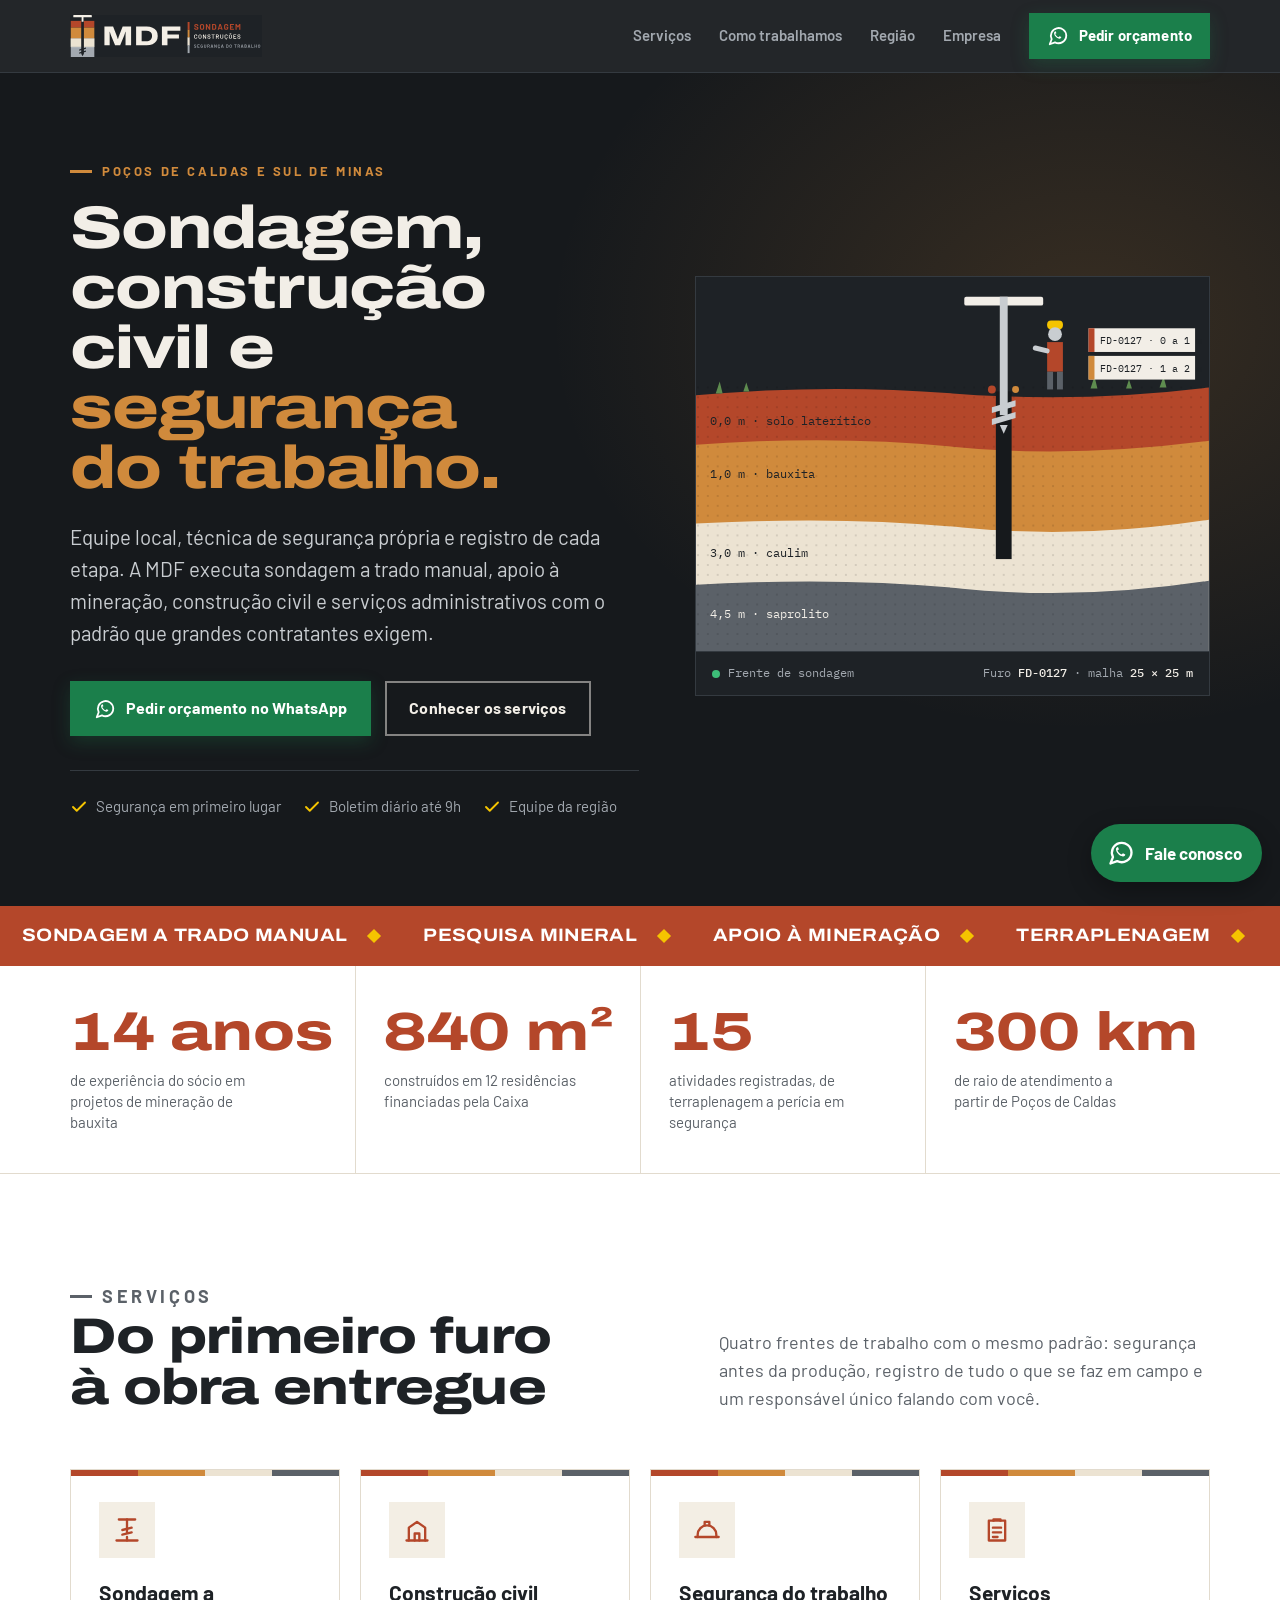
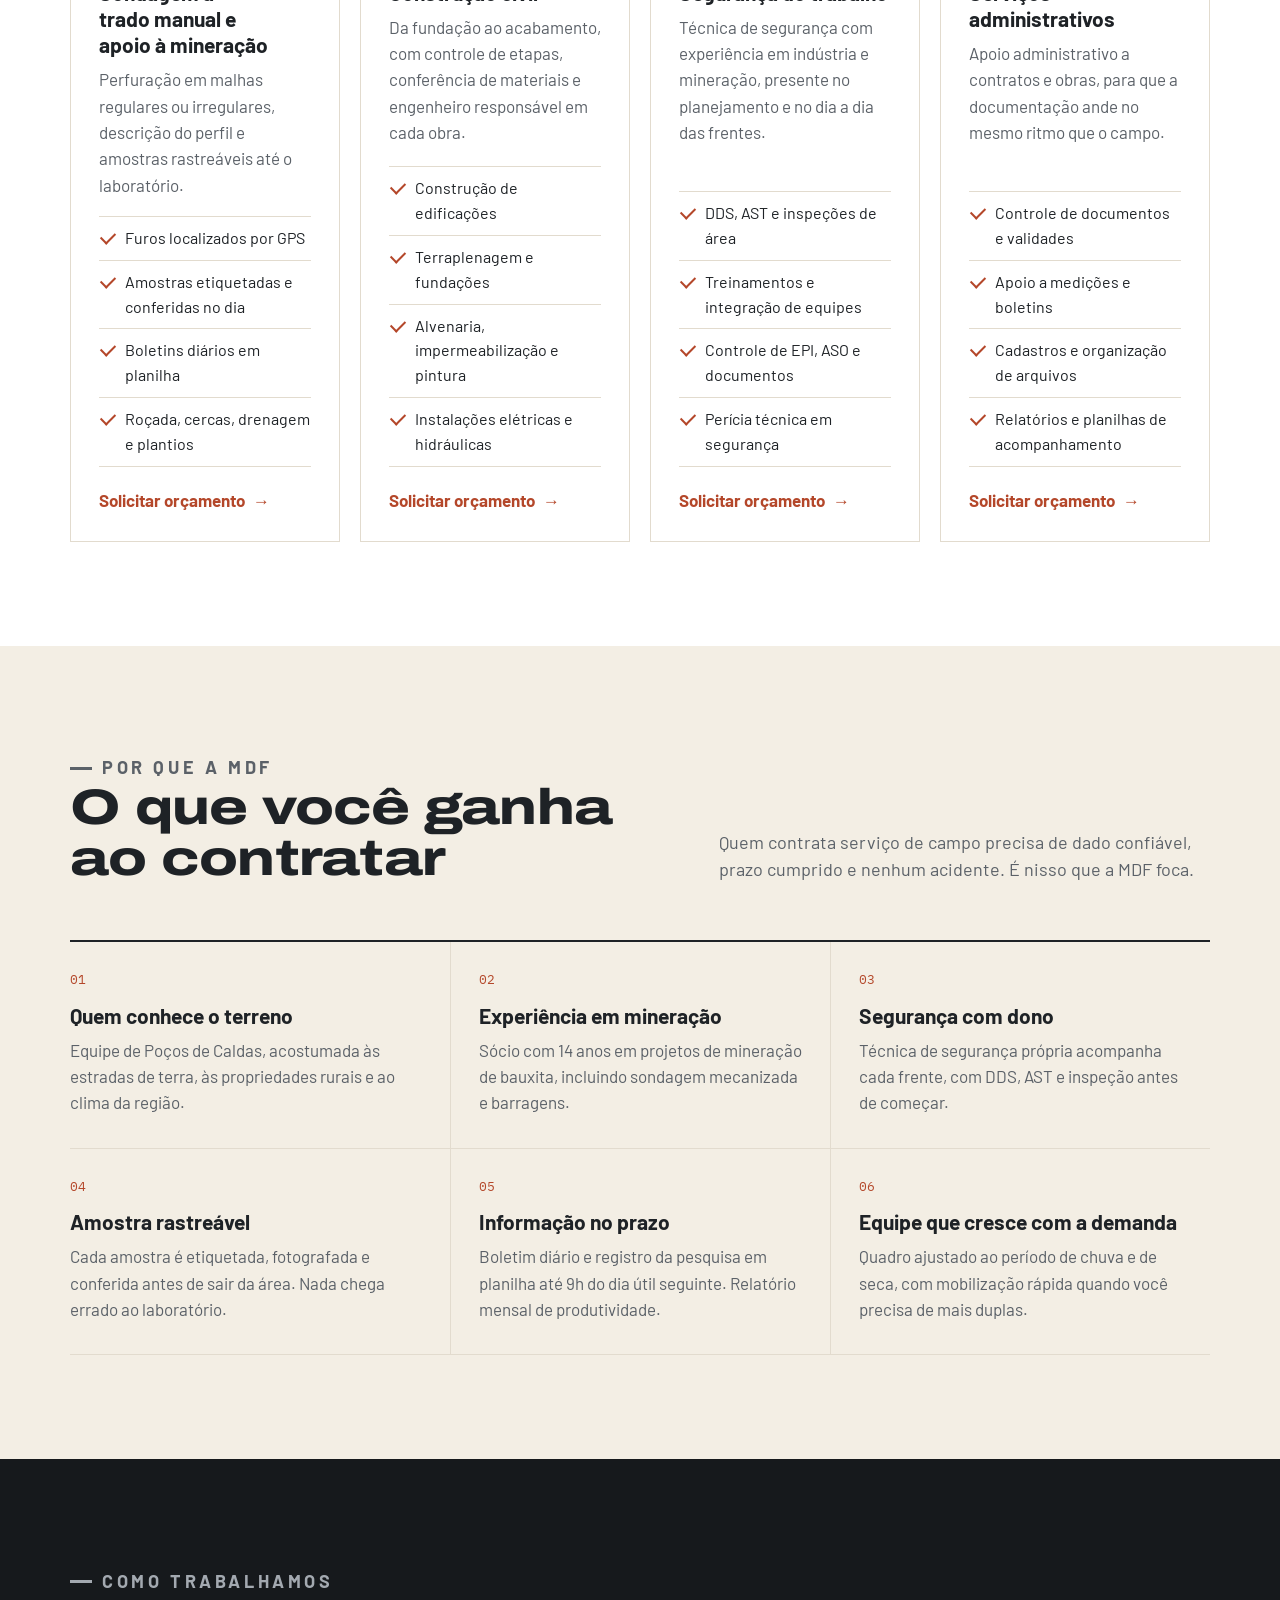
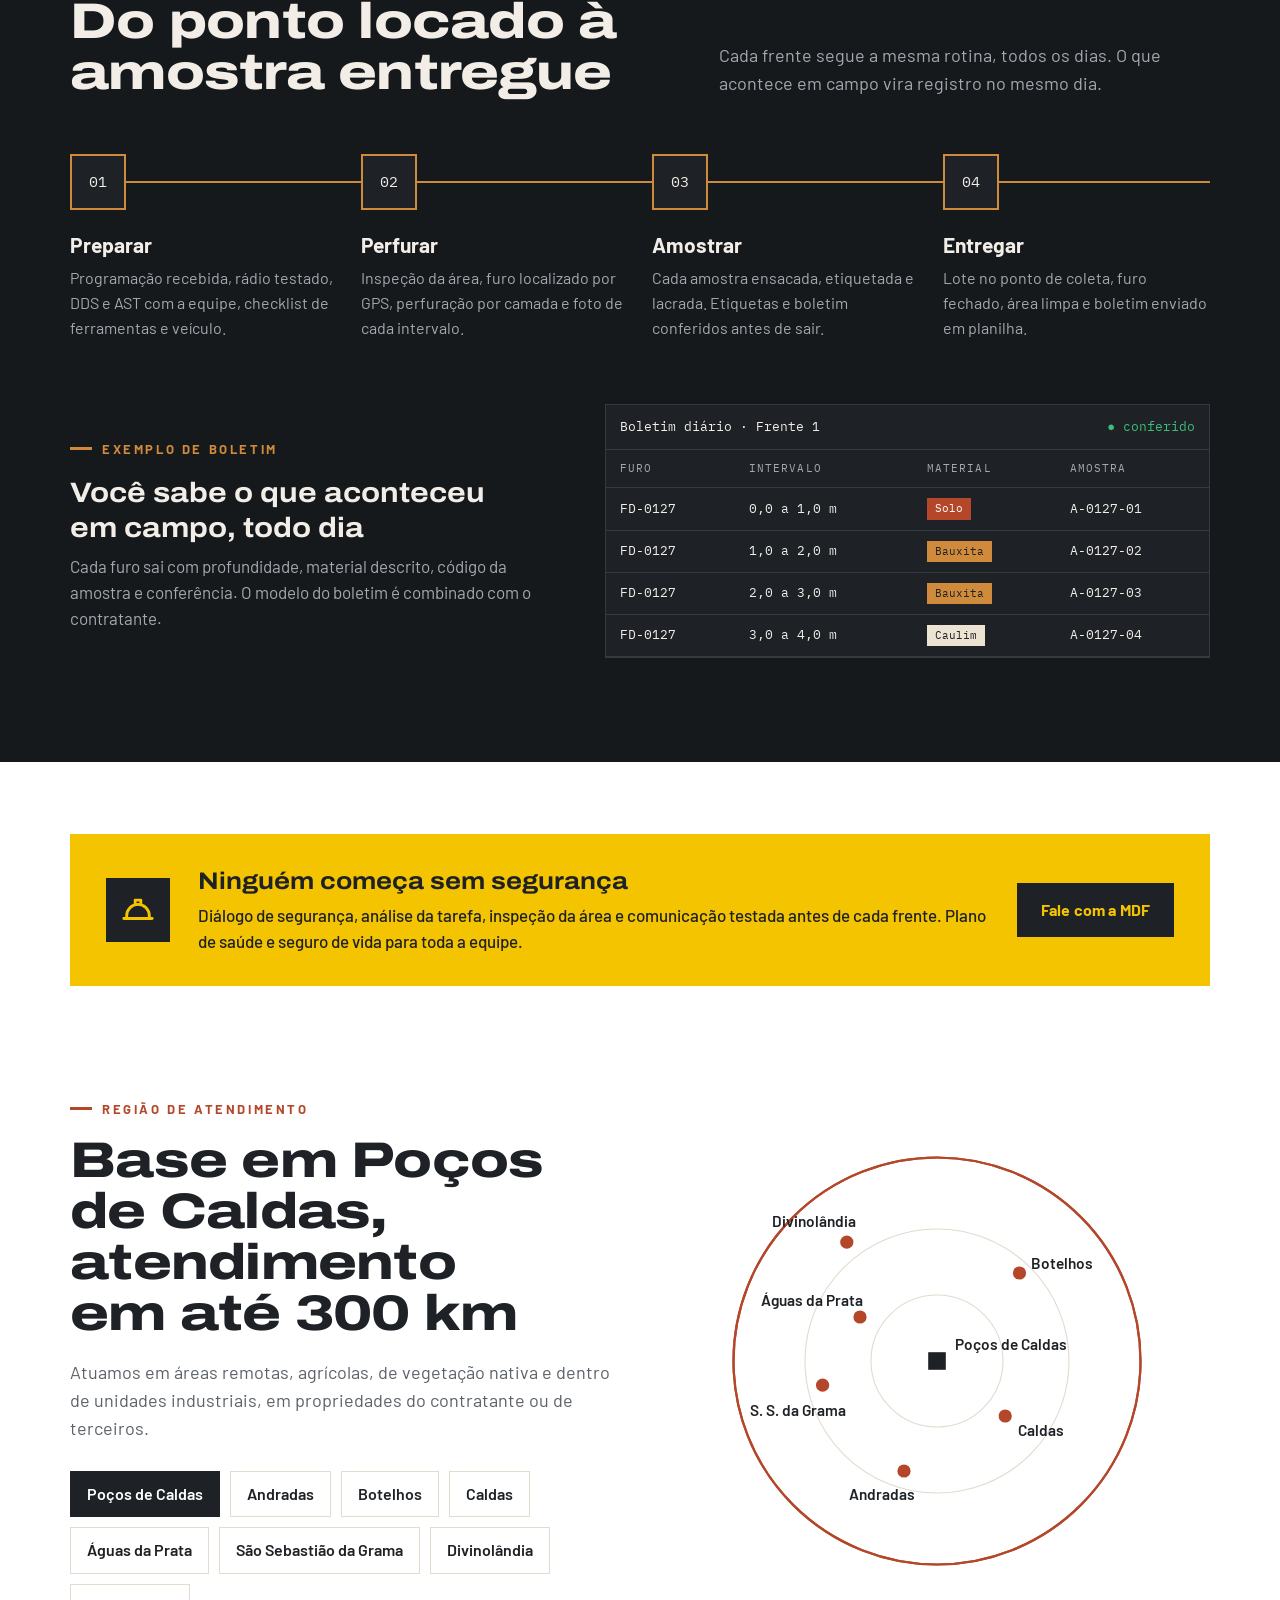
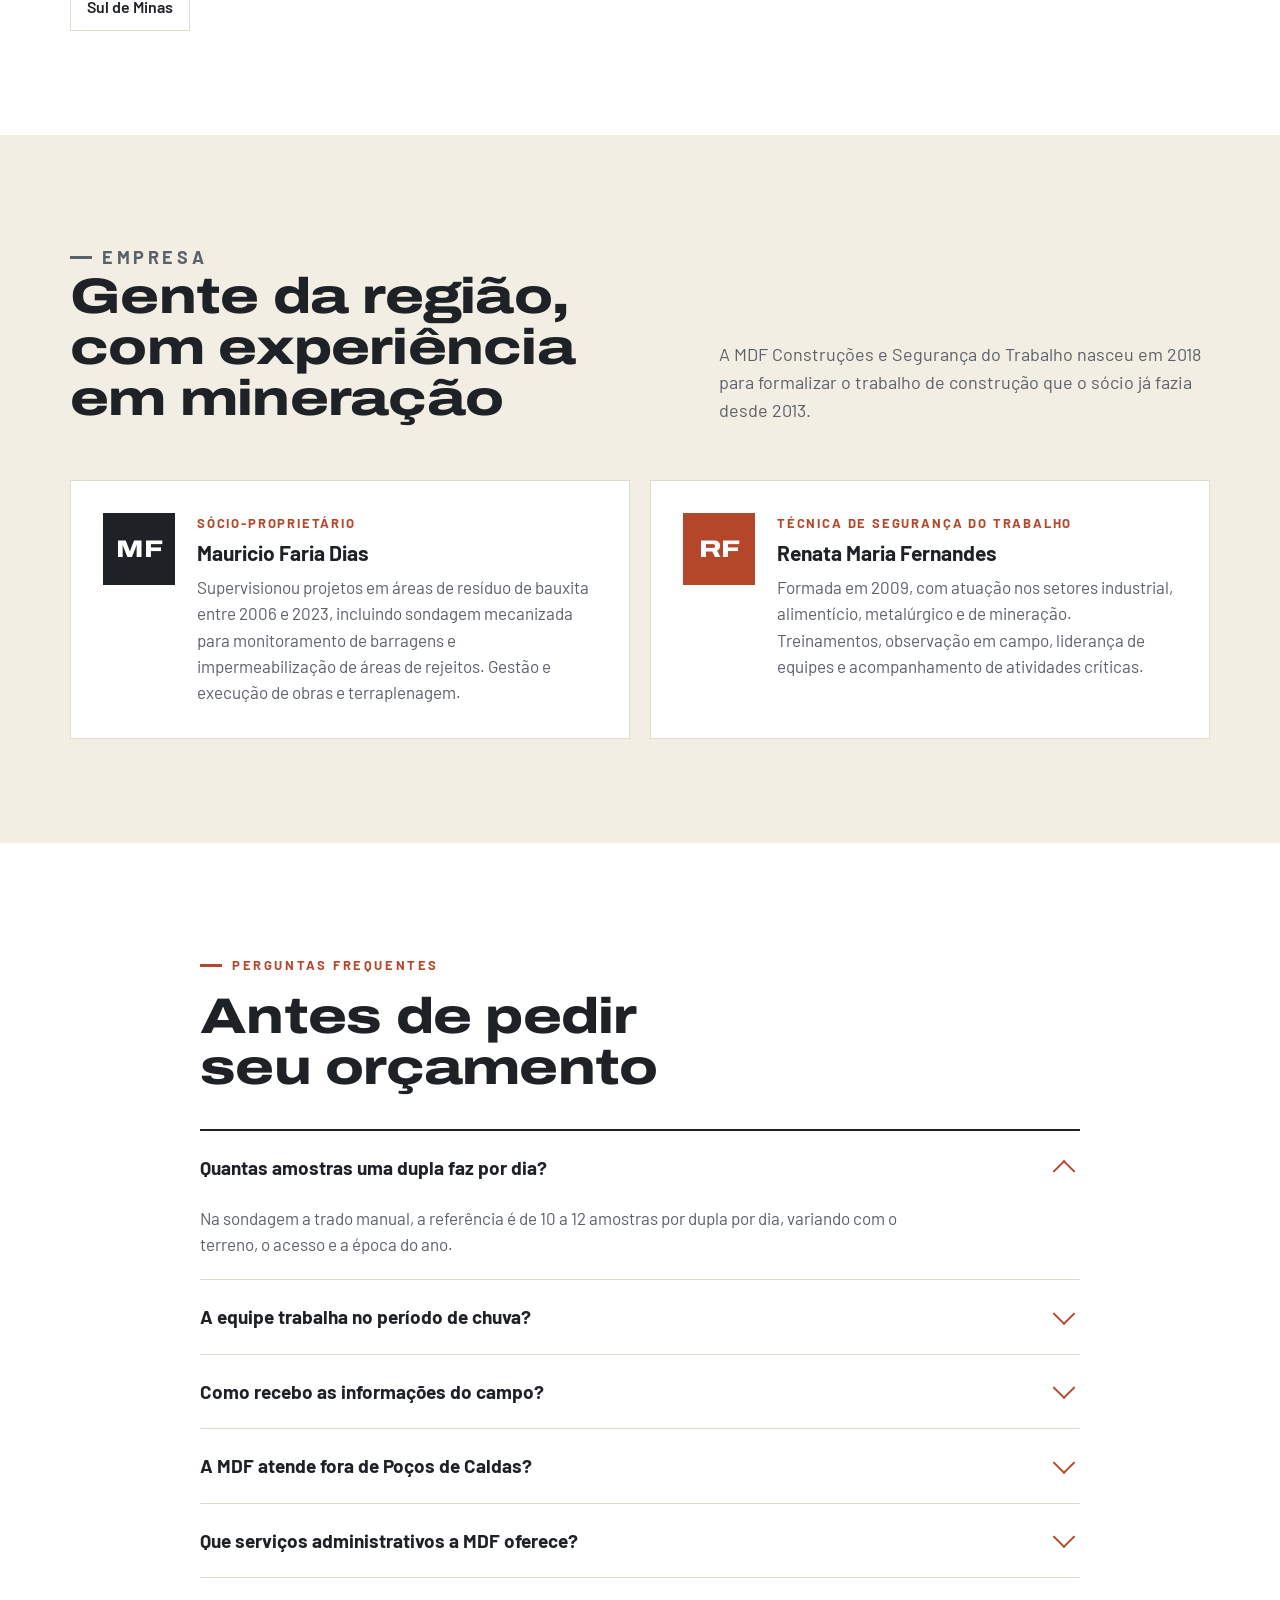
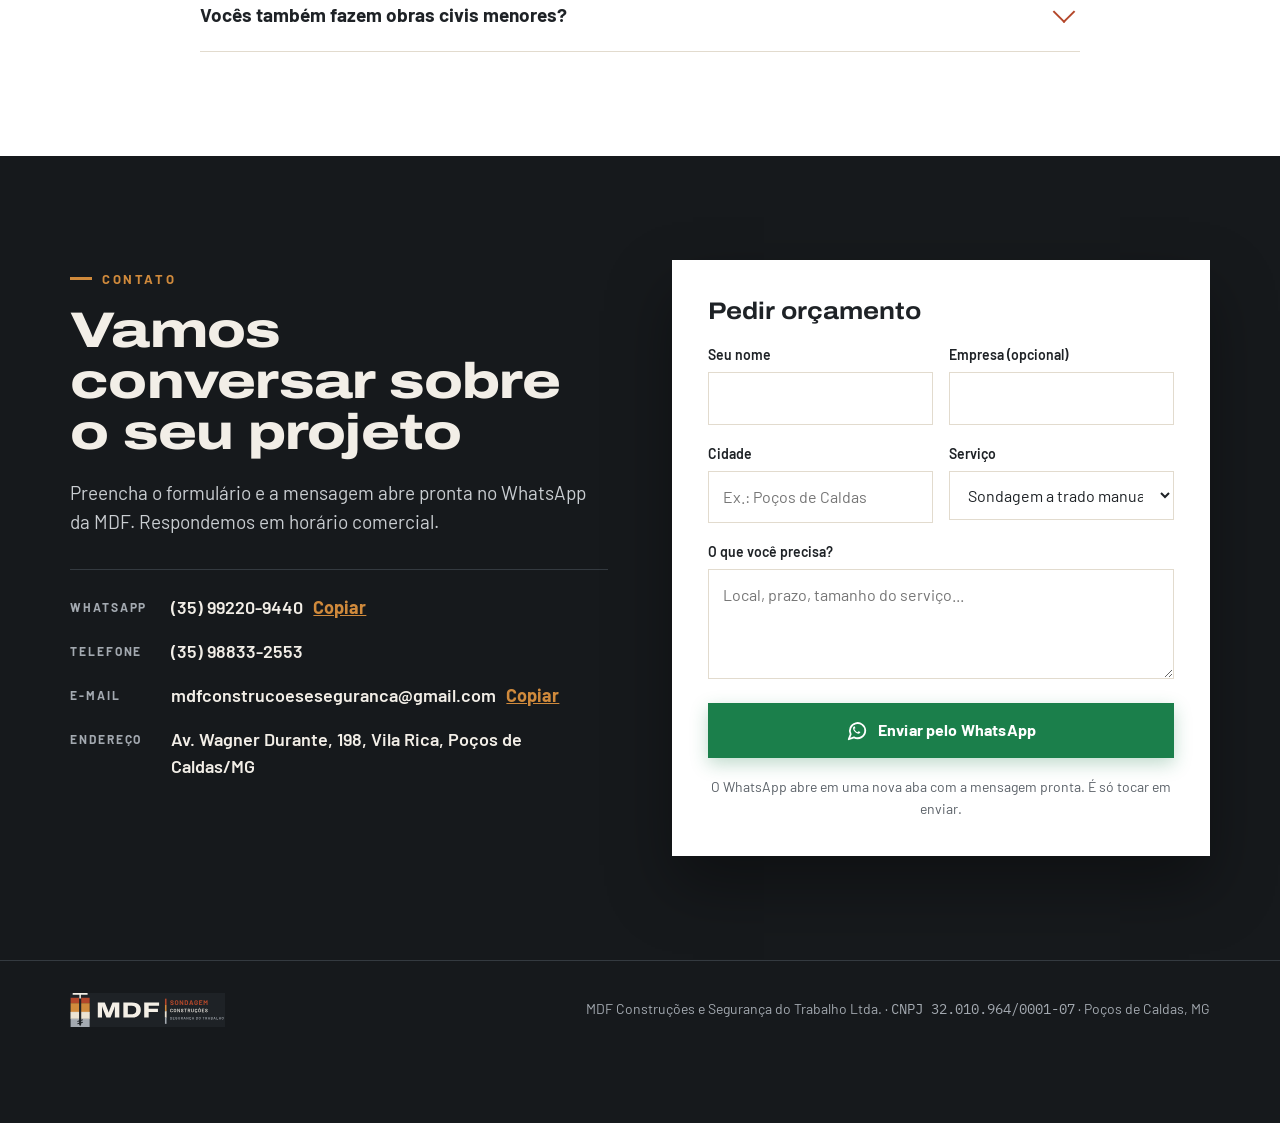
<file: index.html>
<!doctype html> <html lang="pt-BR"> <head> <meta charset="utf-8"> <meta name="viewport" content="width=device-width,initial-scale=1,viewport-fit=cover"> <meta http-equiv="Content-Security-Policy" content="default-src 'none'; script-src 'self'; style-src 'self' 'unsafe-inline'; font-src 'self'; img-src 'self' data:; manifest-src 'self'; connect-src 'none'; base-uri 'self'; form-action 'none'; object-src 'none'; upgrade-insecure-requests"> <meta name="referrer" content="strict-origin-when-cross-origin"> <title>MDF Construções | Sondagem, construção civil e segurança do trabalho em Poços de Caldas</title> <meta name="description" content="MDF Construções e Segurança do Trabalho: sondagem a trado manual, apoio à mineração, construção civil, segurança do trabalho e serviços administrativos em Poços de Caldas e Sul de Minas. Peça seu orçamento pelo WhatsApp."> <link rel="canonical" href="https://mdfconstrucoes.github.io/"> <meta name="theme-color" content="#16191C"> <meta name="format-detection" content="telephone=no"> <meta property="og:type" content="website"> <meta property="og:locale" content="pt_BR"> <meta property="og:site_name" content="MDF Construções"> <meta property="og:title" content="MDF Construções | Sondagem, construção civil e segurança do trabalho"> <meta property="og:description" content="Equipe local, técnica de segurança própria e registro de cada etapa. Poços de Caldas e Sul de Minas."> <meta property="og:url" content="https://mdfconstrucoes.github.io/"> <meta property="og:image" content="https://mdfconstrucoes.github.io/assets/img/og.png"> <meta property="og:image:width" content="1200"> <meta property="og:image:height" content="630"> <meta name="twitter:card" content="summary_large_image"> <link rel="icon" href="assets/img/favicon.svg" type="image/svg+xml"> <link rel="icon" href="favicon-32.png" sizes="32x32" type="image/png"> <link rel="apple-touch-icon" href="assets/img/apple-touch-icon.png"> <link rel="manifest" href="site.webmanifest"> <link rel="preload" href="assets/fonts/archivo-var.woff2" as="font" type="font/woff2" crossorigin> <link rel="preload" href="assets/fonts/barlow-400.woff2" as="font" type="font/woff2" crossorigin> <link rel="stylesheet" href="assets/css/site.css?v={V}"> <script src="assets/js/main.js?v={V}" defer="defer"></script> <script type="application/ld+json">{"@context": "https://schema.org", "@type": "GeneralContractor", "name": "MDF Construções e Segurança do Trabalho Ltda.", "alternateName": "MDF Construções", "url": "https://mdfconstrucoes.github.io/", "logo": "https://mdfconstrucoes.github.io/assets/img/apple-touch-icon.png", "image": "https://mdfconstrucoes.github.io/assets/img/og.png", "telephone": "+55-35-99220-9440", "email": "mdfconstrucoeseseguranca@gmail.com", "taxID": "32.010.964/0001-07", "foundingDate": "2018-11-13", "address": {"@type": "PostalAddress", "streetAddress": "Av. Wagner Durante, 198, Vila Rica", "addressLocality": "Poços de Caldas", "addressRegion": "MG", "addressCountry": "BR"}, "areaServed": ["Poços de Caldas", "Andradas", "Botelhos", "Caldas", "Águas da Prata", "São Sebastião da Grama", "Divinolândia", "Sul de Minas"], "knowsAbout": ["Sondagem a trado manual", "Pesquisa mineral", "Construção civil", "Terraplenagem", "Segurança do trabalho", "Serviços administrativos"]}</script> </head> <body> <a class="skip" href="#inicio">Pular para o conteúdo</a> <header> <div class="wrap"> <a class="brand" href="#inicio" aria-label="MDF Construções, início"><img src="assets/img/logo.svg" width="493" height="108" alt="MDF Construções e Segurança do Trabalho"></a> <nav class="main" aria-label="Principal"> <a href="#servicos">Serviços</a> <a href="#como-trabalhamos">Como trabalhamos</a> <a href="#regiao">Região</a> <a href="#empresa">Empresa</a> <a class="btn btn-wa wa-link" href="https://wa.me/5535992209440" target="_blank" rel="noopener noreferrer"><svg viewBox="0 0 24 24" fill="none" stroke="currentColor" stroke-width="2" stroke-linecap="round" stroke-linejoin="round" aria-hidden="true"><path d="M21 11.5a8.4 8.4 0 0 1-12.3 7.4L3 21l2.1-5.5A8.4 8.4 0 1 1 21 11.5z"/><path d="M9 9.5c.3 1.6 1.9 3.3 3.5 3.8l1.2-1 2 .9c-.2 1-1 1.8-2.1 1.7-2.9-.3-5.6-3-5.9-5.9-.1-1.1.7-1.9 1.7-2.1l.9 2z" fill="currentColor" stroke="none"/></svg>Pedir orçamento</a> </nav> <button class="menu-btn" id="menu-btn" type="button" aria-label="Abrir menu" aria-expanded="false" aria-controls="mobile-nav"><span></span><span></span><span></span></button> </div> </header> <div class="mobile-nav" id="mobile-nav"> <a class="l" href="#servicos">Serviços</a> <a class="l" href="#como-trabalhamos">Como trabalhamos</a> <a class="l" href="#regiao">Região</a> <a class="l" href="#empresa">Empresa</a> <a class="l" href="#contato">Contato</a> <a class="btn btn-wa wa-link" href="https://wa.me/5535992209440" target="_blank" rel="noopener noreferrer"><svg viewBox="0 0 24 24" fill="none" stroke="currentColor" stroke-width="2" stroke-linecap="round" stroke-linejoin="round" aria-hidden="true"><path d="M21 11.5a8.4 8.4 0 0 1-12.3 7.4L3 21l2.1-5.5A8.4 8.4 0 1 1 21 11.5z"/><path d="M9 9.5c.3 1.6 1.9 3.3 3.5 3.8l1.2-1 2 .9c-.2 1-1 1.8-2.1 1.7-2.9-.3-5.6-3-5.9-5.9-.1-1.1.7-1.9 1.7-2.1l.9 2z" fill="currentColor" stroke="none"/></svg>Falar no WhatsApp</a> </div> <main id="inicio"> <section class="hero"> <div class="wrap"> <div> <p class="kicker hero-word" style="color:var(--bxt)">Poços de Caldas e Sul de Minas</p> <h1 class="hero-word d2">Sondagem, construção civil e <em>segurança do trabalho.</em></h1> <p class="lead hero-word d4">Equipe local, técnica de segurança própria e registro de cada etapa. A MDF executa sondagem a trado manual, apoio à mineração, construção civil e serviços administrativos com o padrão que grandes contratantes exigem.</p> <div class="cta hero-word d4"> <a class="btn btn-wa wa-link" href="https://wa.me/5535992209440" target="_blank" rel="noopener noreferrer"><svg viewBox="0 0 24 24" fill="none" stroke="currentColor" stroke-width="2" stroke-linecap="round" stroke-linejoin="round" aria-hidden="true"><path d="M21 11.5a8.4 8.4 0 0 1-12.3 7.4L3 21l2.1-5.5A8.4 8.4 0 1 1 21 11.5z"/><path d="M9 9.5c.3 1.6 1.9 3.3 3.5 3.8l1.2-1 2 .9c-.2 1-1 1.8-2.1 1.7-2.9-.3-5.6-3-5.9-5.9-.1-1.1.7-1.9 1.7-2.1l.9 2z" fill="currentColor" stroke="none"/></svg>Pedir orçamento no WhatsApp</a> <a class="btn btn-line" href="#servicos">Conhecer os serviços</a> </div> <div class="trust"> <span><svg viewBox="0 0 24 24" fill="none" stroke="currentColor" stroke-width="2.5" stroke-linecap="round" stroke-linejoin="round" aria-hidden="true"><path d="M20 6 9 17l-5-5"/></svg>Segurança em primeiro lugar</span> <span><svg viewBox="0 0 24 24" fill="none" stroke="currentColor" stroke-width="2.5" stroke-linecap="round" stroke-linejoin="round" aria-hidden="true"><path d="M20 6 9 17l-5-5"/></svg>Boletim diário até 9h</span> <span><svg viewBox="0 0 24 24" fill="none" stroke="currentColor" stroke-width="2.5" stroke-linecap="round" stroke-linejoin="round" aria-hidden="true"><path d="M20 6 9 17l-5-5"/></svg>Equipe da região</span> </div> </div> <div class="scene" role="img" aria-label="Animação de uma sondagem a trado manual atravessando as camadas do solo"> <svg viewBox="0 0 520 380" aria-hidden="true"> <defs><pattern id="dots" width="10" height="10" patternUnits="userSpaceOnUse"><circle cx="2" cy="2" r="1" fill="rgba(0,0,0,.14)"/></pattern></defs> <rect width="520" height="380" fill="#1E2226"/> <path d="M0 120 Q130 108 260 118 T520 112 V380 H0Z" fill="#B4472A"/> <path d="M0 170 Q140 160 260 172 T520 166 V380 H0Z" fill="#D08A3C"/> <path d="M0 250 Q150 242 270 254 T520 246 V380 H0Z" fill="#ECE3D2"/> <path d="M0 312 Q150 304 270 316 T520 308 V380 H0Z" fill="#5B6168"/> <rect y="110" width="520" height="270" fill="url(#dots)"/> <g fill="#5E8C4F"><path d="M20 118l4-12 3 12zM48 116l3-9 3 9zM400 113l4-12 3 12zM436 113l3-9 3 9zM470 112l4-11 3 11z"/></g> <g font-family="IBM Plex Mono, monospace" font-size="12" fill="#1E2226"> <text x="14" y="150">0,0 m · solo laterítico</text> <text x="14" y="204">1,0 m · bauxita</text> <text x="14" y="284">3,0 m · caulim</text> <text x="14" y="346" fill="#F2EEE7">4,5 m · saprolito</text> </g> <rect class="hole" x="304" y="116" width="16" height="170" fill="#16191C"/> <circle class="dust" style="--dx:-14px" cx="300" cy="114" r="4" fill="#B4472A"/> <circle class="dust e2" style="--dx:12px" cx="324" cy="114" r="3.5" fill="#D08A3C"/> <circle class="dust e3" style="--dx:-6px" cx="312" cy="112" r="3" fill="#B4472A"/> <g class="auger"> <rect class="handle" x="272" y="20" width="80" height="9" rx="2" fill="#F2EEE7"/> <rect x="308" y="20" width="8" height="120" fill="#C9CDD1"/> <g fill="#C9CDD1"><path d="M300 132 l24 -7 v6 l-24 7z"/><path d="M300 144 l24 -7 v6 l-24 7z"/><path d="M308 150 h8 l-4 9z"/></g> </g> <g> <rect x="356" y="44" width="16" height="9" rx="4" fill="#F5C400"/> <circle cx="364" cy="58" r="7" fill="#C9CDD1"/> <rect x="356" y="66" width="16" height="30" fill="#B4472A"/> <path d="M344 72 l12 3" stroke="#C9CDD1" stroke-width="5" stroke-linecap="round"/> <rect x="356" y="96" width="6" height="18" fill="#5B6168"/><rect x="366" y="96" width="6" height="18" fill="#5B6168"/> </g> <g font-family="IBM Plex Mono, monospace" font-size="10.5"> <g class="bag"><rect x="398" y="52" width="108" height="24" fill="#F2EEE7"/><rect x="398" y="52" width="6" height="24" fill="#B4472A"/><text x="410" y="68" fill="#1E2226">FD-0127 · 0 a 1 m</text></g> <g class="bag b2"><rect x="398" y="80" width="108" height="24" fill="#F2EEE7"/><rect x="398" y="80" width="6" height="24" fill="#D08A3C"/><text x="410" y="96" fill="#1E2226">FD-0127 · 1 a 2 m</text></g> </g> </svg> <div class="cap"><span class="live">Frente de sondagem</span><span>Furo <b>FD-0127</b> · malha <b>25 × 25 m</b></span></div> </div> </div> </section> <div class="ticker" aria-hidden="true"> <div class="track"> <span>Sondagem a trado manual</span><span>Pesquisa mineral</span><span>Apoio à mineração</span><span>Terraplenagem</span><span>Fundações</span><span>Construção civil</span><span>Segurança do trabalho</span><span>Serviços administrativos</span><span>Roçada e cercas</span><span>Drenagem</span><span>Apoio à topografia</span> <span>Sondagem a trado manual</span><span>Pesquisa mineral</span><span>Apoio à mineração</span><span>Terraplenagem</span><span>Fundações</span><span>Construção civil</span><span>Segurança do trabalho</span><span>Serviços administrativos</span><span>Roçada e cercas</span><span>Drenagem</span><span>Apoio à topografia</span> </div> </div> <div class="stats"> <div class="wrap"> <div class="stat"><b data-count="14" data-suffix=" anos">14 anos</b><span>de experiência do sócio em projetos de mineração de bauxita</span></div> <div class="stat"><b data-count="840" data-suffix=" m²">840 m²</b><span>construídos em 12 residências financiadas pela Caixa</span></div> <div class="stat"><b data-count="15">15</b><span>atividades registradas, de terraplenagem a perícia em segurança</span></div> <div class="stat"><b data-count="300" data-suffix=" km">300 km</b><span>de raio de atendimento a partir de Poços de Caldas</span></div> </div> </div> <section class="block" id="servicos"> <div class="wrap"> <div class="sec-head rv"> <div><p class="kicker">Serviços</p><h2>Do primeiro furo à obra entregue</h2></div> <p>Quatro frentes de trabalho com o mesmo padrão: segurança antes da produção, registro de tudo o que se faz em campo e um responsável único falando com você.</p> </div> <div class="svc"> <article class="card rv"> <div class="strata" aria-hidden="true"><i style="background:var(--lat)"></i><i style="background:var(--bxt)"></i><i style="background:var(--cau)"></i><i style="background:var(--roc)"></i></div> <div class="ico"><svg viewBox="0 0 24 24" fill="none" stroke="currentColor" stroke-width="2" stroke-linecap="round" stroke-linejoin="round" aria-hidden="true"><path d="M5 3h14"/><path d="M12 3v11"/><path d="m8 12 8-2M8 16l8-2"/><path d="M12 18v3"/><path d="M3 21h18"/></svg></div> <h3>Sondagem a trado manual e apoio à mineração</h3> <p>Perfuração em malhas regulares ou irregulares, descrição do perfil e amostras rastreáveis até o laboratório.</p> <ul><li>Furos localizados por GPS</li><li>Amostras etiquetadas e conferidas no dia</li><li>Boletins diários em planilha</li><li>Roçada, cercas, drenagem e plantios</li></ul> <a class="more wa-svc" data-svc="sondagem a trado manual" href="https://wa.me/5535992209440" target="_blank" rel="noopener noreferrer">Solicitar orçamento <span aria-hidden="true">→</span></a> </article> <article class="card rv"> <div class="strata" aria-hidden="true"><i style="background:var(--lat)"></i><i style="background:var(--bxt)"></i><i style="background:var(--cau)"></i><i style="background:var(--roc)"></i></div> <div class="ico"><svg viewBox="0 0 24 24" fill="none" stroke="currentColor" stroke-width="2" stroke-linecap="round" stroke-linejoin="round" aria-hidden="true"><path d="M3 21h18"/><path d="M5 21V10l7-5 7 5v11"/><path d="M10 21v-6h4v6"/></svg></div> <h3>Construção civil</h3> <p>Da fundação ao acabamento, com controle de etapas, conferência de materiais e engenheiro responsável em cada obra.</p> <ul><li>Construção de edificações</li><li>Terraplenagem e fundações</li><li>Alvenaria, impermeabilização e pintura</li><li>Instalações elétricas e hidráulicas</li></ul> <a class="more wa-svc" data-svc="construção civil" href="https://wa.me/5535992209440" target="_blank" rel="noopener noreferrer">Solicitar orçamento <span aria-hidden="true">→</span></a> </article> <article class="card rv"> <div class="strata" aria-hidden="true"><i style="background:var(--lat)"></i><i style="background:var(--bxt)"></i><i style="background:var(--cau)"></i><i style="background:var(--roc)"></i></div> <div class="ico"><svg viewBox="0 0 24 24" fill="none" stroke="currentColor" stroke-width="2" stroke-linecap="round" stroke-linejoin="round" aria-hidden="true"><path d="M2 18h20"/><path d="M4 18v-2a8 8 0 0 1 16 0v2"/><path d="M10 8V5h4v3"/></svg></div> <h3>Segurança do trabalho</h3> <p>Técnica de segurança com experiência em indústria e mineração, presente no planejamento e no dia a dia das frentes.</p> <ul><li>DDS, AST e inspeções de área</li><li>Treinamentos e integração de equipes</li><li>Controle de EPI, ASO e documentos</li><li>Perícia técnica em segurança</li></ul> <a class="more wa-svc" data-svc="segurança do trabalho" href="https://wa.me/5535992209440" target="_blank" rel="noopener noreferrer">Solicitar orçamento <span aria-hidden="true">→</span></a> </article> <article class="card rv"> <div class="strata" aria-hidden="true"><i style="background:var(--lat)"></i><i style="background:var(--bxt)"></i><i style="background:var(--cau)"></i><i style="background:var(--roc)"></i></div> <div class="ico"><svg viewBox="0 0 24 24" fill="none" stroke="currentColor" stroke-width="2" stroke-linecap="round" stroke-linejoin="round" aria-hidden="true"><rect x="5" y="4" width="14" height="17"/><path d="M9 4V3h6v1"/><path d="M8.5 10h7M8.5 14h7M8.5 18h4"/></svg></div> <h3>Serviços administrativos</h3> <p>Apoio administrativo a contratos e obras, para que a documentação ande no mesmo ritmo que o campo.</p> <ul><li>Controle de documentos e validades</li><li>Apoio a medições e boletins</li><li>Cadastros e organização de arquivos</li><li>Relatórios e planilhas de acompanhamento</li></ul> <a class="more wa-svc" data-svc="serviços administrativos" href="https://wa.me/5535992209440" target="_blank" rel="noopener noreferrer">Solicitar orçamento <span aria-hidden="true">→</span></a> </article> </div> </div> </section> <section class="block soft"> <div class="wrap"> <div class="sec-head rv"> <div><p class="kicker">Por que a MDF</p><h2>O que você ganha ao contratar</h2></div> <p>Quem contrata serviço de campo precisa de dado confiável, prazo cumprido e nenhum acidente. É nisso que a MDF foca.</p> </div> <div class="why rv"> <div><span class="n">01</span><h3>Quem conhece o terreno</h3><p>Equipe de Poços de Caldas, acostumada às estradas de terra, às propriedades rurais e ao clima da região.</p></div> <div><span class="n">02</span><h3>Experiência em mineração</h3><p>Sócio com 14 anos em projetos de mineração de bauxita, incluindo sondagem mecanizada e barragens.</p></div> <div><span class="n">03</span><h3>Segurança com dono</h3><p>Técnica de segurança própria acompanha cada frente, com DDS, AST e inspeção antes de começar.</p></div> <div><span class="n">04</span><h3>Amostra rastreável</h3><p>Cada amostra é etiquetada, fotografada e conferida antes de sair da área. Nada chega errado ao laboratório.</p></div> <div><span class="n">05</span><h3>Informação no prazo</h3><p>Boletim diário e registro da pesquisa em planilha até 9h do dia útil seguinte. Relatório mensal de produtividade.</p></div> <div><span class="n">06</span><h3>Equipe que cresce com a demanda</h3><p>Quadro ajustado ao período de chuva e de seca, com mobilização rápida quando você precisa de mais duplas.</p></div> </div> </div> </section> <section class="block dark" id="como-trabalhamos"> <div class="wrap"> <div class="sec-head rv"> <div><p class="kicker">Como trabalhamos</p><h2>Do ponto locado à amostra entregue</h2></div> <p>Cada frente segue a mesma rotina, todos os dias. O que acontece em campo vira registro no mesmo dia.</p> </div> <ol class="steps" id="steps"> <li><div class="dot">01</div><h3>Preparar</h3><p>Programação recebida, rádio testado, DDS e AST com a equipe, checklist de ferramentas e veículo.</p></li> <li><div class="dot">02</div><h3>Perfurar</h3><p>Inspeção da área, furo localizado por GPS, perfuração por camada e foto de cada intervalo.</p></li> <li><div class="dot">03</div><h3>Amostrar</h3><p>Cada amostra ensacada, etiquetada e lacrada. Etiquetas e boletim conferidos antes de sair.</p></li> <li><div class="dot">04</div><h3>Entregar</h3><p>Lote no ponto de coleta, furo fechado, área limpa e boletim enviado em planilha.</p></li> </ol> <div class="boletim rv"> <div> <p class="kicker">Exemplo de boletim</p> <h3 style="font-family:var(--display);font-stretch:112%;font-size:28px">Você sabe o que aconteceu em campo, todo dia</h3> <p style="color:var(--night-mut);margin:0">Cada furo sai com profundidade, material descrito, código da amostra e conferência. O modelo do boletim é combinado com o contratante.</p> </div> <div class="sheet" role="region" aria-label="Exemplo de boletim diário" tabindex="0"> <div class="head"><span>Boletim diário · Frente 1</span><span class="ok">● conferido</span></div> <table> <tr><th>Furo</th><th>Intervalo</th><th>Material</th><th>Amostra</th></tr> <tr><td>FD-0127</td><td>0,0 a 1,0 m</td><td><span class="tag t-lat">Solo</span></td><td>A-0127-01</td></tr> <tr><td>FD-0127</td><td>1,0 a 2,0 m</td><td><span class="tag t-bxt">Bauxita</span></td><td>A-0127-02</td></tr> <tr><td>FD-0127</td><td>2,0 a 3,0 m</td><td><span class="tag t-bxt">Bauxita</span></td><td>A-0127-03</td></tr> <tr><td>FD-0127</td><td>3,0 a 4,0 m</td><td><span class="tag t-cau">Caulim</span></td><td>A-0127-04</td></tr> </table> </div> </div> </div> </section> <section class="block" style="padding-block:72px 0"> <div class="wrap"> <div class="safety rv"> <div class="ico"><svg viewBox="0 0 24 24" fill="none" stroke="currentColor" stroke-width="2" stroke-linecap="round" stroke-linejoin="round" aria-hidden="true"><path d="M2 18h20"/><path d="M4 18v-2a8 8 0 0 1 16 0v2"/><path d="M10 8V5h4v3"/></svg></div> <div><h3>Ninguém começa sem segurança</h3><p>Diálogo de segurança, análise da tarefa, inspeção da área e comunicação testada antes de cada frente. Plano de saúde e seguro de vida para toda a equipe.</p></div> <a class="btn wa-link" href="https://wa.me/5535992209440" target="_blank" rel="noopener noreferrer">Fale com a MDF</a> </div> </div> </section> <section class="block" id="regiao"> <div class="wrap region"> <div class="rv"> <p class="kicker">Região de atendimento</p> <h2>Base em Poços de Caldas, atendimento em até 300 km</h2> <p style="color:var(--muted);font-size:18px;margin:20px 0 28px">Atuamos em áreas remotas, agrícolas, de vegetação nativa e dentro de unidades industriais, em propriedades do contratante ou de terceiros.</p> <div class="chips"> <span class="base">Poços de Caldas</span><span>Andradas</span><span>Botelhos</span><span>Caldas</span><span>Águas da Prata</span><span>São Sebastião da Grama</span><span>Divinolândia</span><span>Sul de Minas</span> </div> </div> <div class="radar rv" aria-hidden="true"> <svg viewBox="0 0 400 400"> <circle class="ring" cx="200" cy="200" r="60"/><circle class="ring" cx="200" cy="200" r="120"/><circle class="ring" cx="200" cy="200" r="185"/> <circle class="pulse" cx="200" cy="200" r="185"/><circle class="pulse p2" cx="200" cy="200" r="185"/> <rect class="home" x="192" y="192" width="16" height="16"/> <text x="216" y="190">Poços de Caldas</text> <circle class="pt" cx="170" cy="300" r="6"/><text x="120" y="326">Andradas</text> <circle class="pt" cx="275" cy="120" r="6"/><text x="285" y="116">Botelhos</text> <circle class="pt" cx="262" cy="250" r="6"/><text x="274" y="268">Caldas</text> <circle class="pt" cx="130" cy="160" r="6"/><text x="40" y="150">Águas da Prata</text> <circle class="pt" cx="96" cy="222" r="6"/><text x="30" y="250">S. S. da Grama</text> <circle class="pt" cx="118" cy="92" r="6"/><text x="50" y="78">Divinolândia</text> </svg> </div> </div> </section> <section class="block soft" id="empresa"> <div class="wrap"> <div class="sec-head rv"> <div><p class="kicker">Empresa</p><h2>Gente da região, com experiência em mineração</h2></div> <p>A MDF Construções e Segurança do Trabalho nasceu em 2018 para formalizar o trabalho de construção que o sócio já fazia desde 2013.</p> </div> <div class="team"> <div class="person rv"><div class="avatar" aria-hidden="true">MF</div><div><p class="role">Sócio-proprietário</p><h3>Mauricio Faria Dias</h3><p>Supervisionou projetos em áreas de resíduo de bauxita entre 2006 e 2023, incluindo sondagem mecanizada para monitoramento de barragens e impermeabilização de áreas de rejeitos. Gestão e execução de obras e terraplenagem.</p></div></div> <div class="person rv"><div class="avatar" aria-hidden="true" style="background:var(--lat);color:var(--on-lat)">RF</div><div><p class="role">Técnica de Segurança do Trabalho</p><h3>Renata Maria Fernandes</h3><p>Formada em 2009, com atuação nos setores industrial, alimentício, metalúrgico e de mineração. Treinamentos, observação em campo, liderança de equipes e acompanhamento de atividades críticas.</p></div></div> </div> </div> </section> <section class="block"> <div class="wrap" style="max-width:920px"> <div class="rv" style="margin-bottom:36px"><p class="kicker">Perguntas frequentes</p><h2>Antes de pedir seu orçamento</h2></div> <div class="faq rv"> <details open><summary>Quantas amostras uma dupla faz por dia?</summary><p>Na sondagem a trado manual, a referência é de 10 a 12 amostras por dupla por dia, variando com o terreno, o acesso e a época do ano.</p></details> <details><summary>A equipe trabalha no período de chuva?</summary><p>Sim. De meados de outubro a meados de março a produtividade cai por causa do acesso, e o quadro é ajustado. Em dias sem condição de sondagem, a equipe executa serviços de apoio, como roçada, cercas, drenagem e plantios.</p></details> <details><summary>Como recebo as informações do campo?</summary><p>Coordenadas da frente ao chegar na área, boletim diário e registro da pesquisa em planilha até 9h do dia útil seguinte, fotos de conferência das amostras e relatório mensal de produtividade.</p></details> <details><summary>A MDF atende fora de Poços de Caldas?</summary><p>Sim, em um raio de até 300 km, incluindo Andradas, Botelhos, Caldas, Águas da Prata, São Sebastião da Grama e Divinolândia.</p></details> <details><summary>Que serviços administrativos a MDF oferece?</summary><p>Apoio a contratos e obras: controle de documentos e validades de funcionários, apoio a medições e boletins, cadastros, organização de arquivos e relatórios de acompanhamento.</p></details> <details><summary>Vocês também fazem obras civis menores?</summary><p>Sim. Construção de casas, reformas, terraplenagem, fundações, alvenaria, impermeabilização e instalações. Fale com a gente pelo WhatsApp e conte o que precisa.</p></details> </div> </div> </section> <section class="block contact" id="contato"> <div class="wrap"> <div class="rv"> <p class="kicker" style="color:var(--bxt)">Contato</p> <h2>Vamos conversar sobre o seu projeto</h2> <p class="lead">Preencha o formulário e a mensagem abre pronta no WhatsApp da MDF. Respondemos em horário comercial.</p> <dl> <dt>WhatsApp</dt><dd><span>(35) 99220-9440</span><button class="copy" type="button" data-copy="+55 35 99220-9440">Copiar</button></dd> <dt>Telefone</dt><dd>(35) 98833-2553</dd> <dt>E-mail</dt><dd><span>mdfconstrucoeseseguranca@gmail.com</span><button class="copy" type="button" data-copy="mdfconstrucoeseseguranca@gmail.com">Copiar</button></dd> <dt>Endereço</dt><dd>Av. Wagner Durante, 198, Vila Rica, Poços de Caldas/MG</dd> </dl> </div> <form id="f" novalidate class="rv"> <h3>Pedir orçamento</h3> <div class="row2"> <div><label for="nome">Seu nome</label><input id="nome" name="nome" autocomplete="name" required></div> <div><label for="empresa">Empresa (opcional)</label><input id="empresa" name="empresa" autocomplete="organization"></div> </div> <div class="row2"> <div><label for="cidade">Cidade</label><input id="cidade" name="cidade" autocomplete="address-level2" placeholder="Ex.: Poços de Caldas"></div> <div><label for="servico">Serviço</label> <select id="servico" name="servico"> <option>Sondagem a trado manual</option> <option>Apoio à mineração</option> <option>Construção civil</option> <option>Segurança do trabalho</option> <option>Serviços administrativos</option> <option>Outro assunto</option> </select></div> </div> <div><label for="msg">O que você precisa?</label><textarea id="msg" name="msg" placeholder="Local, prazo, tamanho do serviço..."></textarea></div> <p class="err" id="err" hidden>Informe seu nome para montarmos a mensagem.</p> <a class="btn btn-wa" id="send" href="https://wa.me/5535992209440" target="_blank" rel="noopener noreferrer"><svg viewBox="0 0 24 24" fill="none" stroke="currentColor" stroke-width="2" stroke-linecap="round" stroke-linejoin="round" aria-hidden="true"><path d="M21 11.5a8.4 8.4 0 0 1-12.3 7.4L3 21l2.1-5.5A8.4 8.4 0 1 1 21 11.5z"/><path d="M9 9.5c.3 1.6 1.9 3.3 3.5 3.8l1.2-1 2 .9c-.2 1-1 1.8-2.1 1.7-2.9-.3-5.6-3-5.9-5.9-.1-1.1.7-1.9 1.7-2.1l.9 2z" fill="currentColor" stroke="none"/></svg>Enviar pelo WhatsApp</a> <p class="hint">O WhatsApp abre em uma nova aba com a mensagem pronta. É só tocar em enviar.</p> </form> </div> </section> </main> <footer> <div class="wrap"> <img src="assets/img/logo.svg" width="493" height="108" alt="MDF Construções" loading="lazy"> <span>MDF Construções e Segurança do Trabalho Ltda. · <span class="mono">CNPJ 32.010.964/0001-07</span> · Poços de Caldas, MG</span> </div> </footer> <a class="fab wa-link" href="https://wa.me/5535992209440" target="_blank" rel="noopener noreferrer" aria-label="Falar com a MDF no WhatsApp"><svg viewBox="0 0 24 24" fill="none" stroke="currentColor" stroke-width="2" stroke-linecap="round" stroke-linejoin="round" aria-hidden="true"><path d="M21 11.5a8.4 8.4 0 0 1-12.3 7.4L3 21l2.1-5.5A8.4 8.4 0 1 1 21 11.5z"/><path d="M9 9.5c.3 1.6 1.9 3.3 3.5 3.8l1.2-1 2 .9c-.2 1-1 1.8-2.1 1.7-2.9-.3-5.6-3-5.9-5.9-.1-1.1.7-1.9 1.7-2.1l.9 2z" fill="currentColor" stroke="none"/></svg><span>Fale conosco</span></a> </body> </html>
</file>
<file: assets/css/site.css>
@keyframes rise{0%{transform:translateY(18px);opacity:.25}to{transform:none;opacity:1}}@keyframes blink{50%{opacity:.25}}@keyframes drill{0%,to{transform:translateY(0)}55%,75%{transform:translateY(150px)}}@keyframes spin{0%,to{transform:scaleX(1)}50%{transform:scaleX(.25)}}@keyframes hole{0%{transform:scaleY(.02)}55%,to{transform:scaleY(1)}}@keyframes bag{0%,58%{opacity:0;transform:translateY(8px)}66%,92%{opacity:1;transform:none}to{opacity:0}}@keyframes dust{0%{opacity:.8;transform:translate(0,0) scale(.6)}to{opacity:0;transform:translate(var(--dx),-14px) scale(1.4)}}@keyframes marquee{to{transform:translateX(-50%)}}@keyframes pulse{0%{transform:scale(.1);opacity:.9}to{transform:scale(1);opacity:0}}@keyframes ring{0%{box-shadow:0 0 0 0 rgba(47,168,102,.6)}70%{box-shadow:0 0 0 16px transparent}to{box-shadow:0 0 0 0 transparent}}@font-face{font-family:"Archivo";src:url(../fonts/archivo-var.woff2)format("woff2");font-weight:100 900;font-stretch:62% 125%;font-display:swap}@font-face{font-family:"Barlow";src:url(../fonts/barlow-400.woff2)format("woff2");font-weight:400;font-display:swap}@font-face{font-family:"Barlow";src:url(../fonts/barlow-500.woff2)format("woff2");font-weight:500;font-display:swap}@font-face{font-family:"Barlow";src:url(../fonts/barlow-600.woff2)format("woff2");font-weight:600;font-display:swap}@font-face{font-family:"Barlow";src:url(../fonts/barlow-700.woff2)format("woff2");font-weight:700;font-display:swap}@font-face{font-family:"IBM Plex Mono";src:url(../fonts/plexmono-400.woff2)format("woff2");font-weight:400;font-display:swap}@font-face{font-family:"IBM Plex Mono";src:url(../fonts/plexmono-500.woff2)format("woff2");font-weight:500;font-display:swap}:root{--bg:#FFFFFF;--fg:#1E2226;--soft:#F3EEE4;--card:#FFFFFF;--muted:#5B6168;--line:#E2DBCE;--lat:#B4472A;--lat-ink:#B4472A;--on-lat:#FFFFFF;--bxt:#D08A3C;--cau:#ECE3D2;--roc:#5B6168;--seg:#F5C400;--on-seg:#1E2226;--wa:#1B7F4B;--on-wa:#FFFFFF;--night:#16191C;--night-2:#1E2226;--night-fg:#F2EEE7;--night-mut:#A3A9B0;--night-line:#343A40;--display:"Archivo","Arial Black",Arial,sans-serif;--sans:"Barlow",Arial,sans-serif;--mono:"IBM Plex Mono","Courier New",monospace}@media (prefers-color-scheme:dark){:root:not([data-theme=light]){--bg:#16191C;--fg:#F2EEE7;--soft:#1E2226;--card:#23272B;--muted:#A3A9B0;--line:#343A40;--lat-ink:#E8876A;--wa:#2FA866;--on-wa:#08140D;color-scheme:dark}}:root[data-theme=dark]{--bg:#16191C;--fg:#F2EEE7;--soft:#1E2226;--card:#23272B;--muted:#A3A9B0;--line:#343A40;--lat-ink:#E8876A;--wa:#2FA866;--on-wa:#08140D;color-scheme:dark}*{box-sizing:border-box}html{scroll-behavior:smooth}body{background:var(--bg);color:var(--fg);font-family:var(--sans);font-size:17px;line-height:1.55;margin:0;overflow-x:hidden}.wrap{max-width:1180px;margin:0 auto;padding-left:max(20px,env(safe-area-inset-left,0));padding-right:max(20px,env(safe-area-inset-right,0))}a{color:inherit}img,svg{max-width:100%}:focus-visible{outline:3px solid var(--seg);outline-offset:3px}h1,h2,h3{text-wrap:balance}h1,h2{font-family:var(--display);font-stretch:125%;font-weight:800;letter-spacing:-.015em;margin:0}h2{font-size:clamp(30px,4.4vw,50px);line-height:1.02}.kicker,h3{font-weight:700}h3{font-family:var(--sans);font-size:21px;line-height:1.25;margin:0 0 8px}.kicker{display:inline-flex;align-items:center;gap:10px;font-size:13px;letter-spacing:.2em;text-transform:uppercase;color:var(--lat-ink);margin:0 0 16px}.kicker::before{content:"";width:22px;height:3px;background:currentColor}.mono{font-family:var(--mono)}.btn,nav.main a{text-decoration:none}.btn{display:inline-flex;align-items:center;justify-content:center;gap:10px;padding:15px 24px;font-weight:700;font-size:16px;border:0;cursor:pointer;font-family:var(--sans);letter-spacing:.01em;transition:transform .2s ease,box-shadow .2s ease,background .2s ease;min-height:52px}.btn svg{width:22px;height:22px;flex:none}.btn-wa{background:var(--wa);color:var(--on-wa);box-shadow:0 6px 18px rgba(27,127,75,.28)}.btn-wa:hover{transform:translateY(-2px);box-shadow:0 10px 24px rgba(27,127,75,.36)}.btn-line{background:0 0;box-shadow:inset 0 0 0 2px rgba(242,238,231,.5)}.btn-line:hover{box-shadow:inset 0 0 0 2px var(--night-fg);transform:translateY(-2px)}body::before{content:"";position:fixed;inset:0 0 auto;height:env(safe-area-inset-top,0);z-index:30;background:var(--night)}header{position:sticky;top:env(safe-area-inset-top,0);z-index:20;background:rgba(22,25,28,.94);backdrop-filter:blur(10px);-webkit-backdrop-filter:blur(10px);border-bottom:1px solid var(--night-line)}header .wrap,nav.main{display:flex;align-items:center}header .wrap{justify-content:space-between;gap:16px;height:72px}header .brand img{height:42px;width:auto;display:block}nav.main{gap:28px;font-weight:600;font-size:15px}nav.main a{color:var(--night-mut);transition:color .2s}.btn-line,.menu-btn,header,nav.main a:hover{color:var(--night-fg)}nav.main .btn{padding:11px 18px;min-height:44px;font-size:15px;color:var(--on-wa)}.menu-btn{display:none;background:0 0;border:0;width:48px;height:48px;cursor:pointer;padding:12px}.menu-btn span{display:block;height:2px;background:currentColor;margin:5px 0;transition:transform .25s,opacity .25s}.menu-open .menu-btn span:nth-child(1){transform:translateY(7px) rotate(45deg)}.menu-open .menu-btn span:nth-child(2){opacity:0}.menu-open .menu-btn span:nth-child(3){transform:translateY(-7px) rotate(-45deg)}.mobile-nav{display:none}@media (max-width:900px){nav.main{display:none}.menu-btn,.mobile-nav{display:block}header .brand img{height:36px}.mobile-nav{position:fixed;left:0;right:0;top:calc(72px + env(safe-area-inset-top,0));bottom:0;background:var(--night);z-index:19;padding:24px max(20px,env(safe-area-inset-right,0)) 40px max(20px,env(safe-area-inset-left,0));transform:translateY(-8px);opacity:0;visibility:hidden;transition:opacity .25s,transform .25s,visibility .25s}.menu-open .mobile-nav{opacity:1;transform:none;visibility:visible}.mobile-nav a.l{display:block;font-family:var(--display);font-stretch:112%;font-weight:700;font-size:28px;color:var(--night-fg);text-decoration:none;padding:16px 0;border-bottom:1px solid var(--night-line)}.mobile-nav .btn{margin-top:28px;width:100%}}.hero,.scene .cap b{color:var(--night-fg)}.hero{background:var(--night);position:relative;overflow:hidden}.hero::after{content:"";position:absolute;inset:0;background:radial-gradient(60% 70%at 85% 30%,rgba(208,138,60,.18),transparent 70%);pointer-events:none}.hero .wrap{position:relative;z-index:1;display:grid;grid-template-columns:1.05fr .95fr;gap:56px;align-items:center;padding-block:80px 88px}.hero .wrap>div{min-width:0}.hero h1{font-size:clamp(34px,4.7vw,62px);line-height:1;margin:0}.hero h1 em{font-style:normal;color:var(--bxt)}.hero .lead{font-size:clamp(18px,1.6vw,21px);color:#c9cdd1;max-width:54ch;margin:24px 0 32px}.hero .cta,.trust{display:flex;flex-wrap:wrap;gap:14px}.trust{gap:10px 22px;margin-top:34px;padding-top:24px;border-top:1px solid var(--night-line);font-size:15px;color:var(--night-mut)}.trust span{display:inline-flex;align-items:center;gap:8px}.trust svg{width:18px;height:18px;color:var(--seg);flex:none}.hero-word{animation:rise .8s cubic-bezier(.2,.7,.2,1) both}.hero-word.d2{animation-delay:.12s}.hero-word.d3{animation-delay:.24s}.hero-word.d4{animation-delay:.36s}.scene{position:relative;background:var(--night-2);border:1px solid var(--night-line);min-width:0}.scene svg{display:block;width:100%;height:auto}.scene .cap{display:flex;flex-wrap:wrap;justify-content:space-between;gap:8px 12px;padding:12px 16px;border-top:1px solid var(--night-line);font-family:var(--mono);font-size:12px;color:var(--night-mut)}.scene .cap b{font-weight:500}.live{display:inline-flex;align-items:center;gap:8px}.live::before{content:"";width:8px;height:8px;border-radius:50%;background:#3dbe78;animation:blink 1.4s infinite}.auger{animation:drill 7s cubic-bezier(.45,0,.3,1) infinite}.handle,.hole{transform-box:fill-box}.handle{transform-origin:center;animation:spin .7s linear infinite}.hole{animation:hole 7s cubic-bezier(.45,0,.3,1) infinite;transform-origin:top}.bag{animation:bag 7s ease-out infinite}.bag.b2{animation-delay:.5s}.dust{animation:dust 1.2s ease-out infinite;transform-box:fill-box;transform-origin:center}.dust.e2{animation-delay:.4s}.dust.e3{animation-delay:.8s}@media (max-width:900px){.hero .wrap{grid-template-columns:1fr;gap:40px;padding-block:48px 56px}}.ticker{background:var(--lat);color:var(--on-lat);overflow:hidden;white-space:nowrap}.ticker .track{display:inline-flex;animation:marquee 38s linear infinite;padding-block:16px}.stat b,.ticker span{font-family:var(--display)}.ticker span{font-stretch:112%;font-weight:700;font-size:18px;letter-spacing:.02em;text-transform:uppercase;padding-inline:22px;display:inline-flex;align-items:center;gap:22px}.ticker span::after{content:"";width:10px;height:10px;background:var(--seg);transform:rotate(45deg)}.stats{background:var(--bg);border-bottom:1px solid var(--line)}.stats .wrap{display:grid;grid-template-columns:repeat(4,1fr)}.stat{padding:40px 24px 40px 0;min-width:0}.stat+.stat{border-left:1px solid var(--line);padding-left:28px}.stat b{display:block;font-stretch:125%;font-weight:800;font-size:clamp(30px,4.2vw,54px);line-height:1;color:var(--lat-ink);font-variant-numeric:tabular-nums;white-space:nowrap}.stat span{display:block;color:var(--muted);font-size:15px;margin-top:10px;line-height:1.4;max-width:24ch}@media (max-width:900px){.stats .wrap{grid-template-columns:1fr 1fr}.stat{padding:28px 12px 28px 0}.stat+.stat{padding-left:16px}.stat:nth-child(3){border-left:0;padding-left:0}.stat:nth-child(n+3){border-top:1px solid var(--line)}}section.block{padding-block:104px}section.soft{background:var(--soft)}.sec-head{display:grid;grid-template-columns:1.1fr .9fr;gap:48px;align-items:end;margin-bottom:56px}.sec-head>*{min-width:0}.sec-head p{color:var(--muted);margin:0;font-size:18px;max-width:50ch}@media (max-width:900px){section.block{padding-block:64px}.sec-head{grid-template-columns:1fr;gap:16px;margin-bottom:36px}}.svc{display:grid;grid-template-columns:repeat(4,1fr);gap:20px}@media (max-width:1100px){.svc{grid-template-columns:repeat(2,1fr)}}.card{background:var(--card);border:1px solid var(--line);padding:32px 28px 28px;position:relative;display:flex;flex-direction:column;min-width:0;transition:transform .3s cubic-bezier(.2,.7,.2,1),box-shadow .3s,border-color .3s,opacity .8s}.card:hover{transform:translateY(-6px);box-shadow:0 18px 40px rgba(30,34,38,.12);border-color:transparent}.card .strata{position:absolute;left:0;right:0;top:0;height:6px;display:flex}.card .strata i{flex:1}.card .ico{width:56px;height:56px;display:grid;place-items:center;background:var(--soft);margin-bottom:22px;color:var(--lat-ink);transition:background .3s,color .3s}.card:hover .ico{background:var(--lat);color:var(--on-lat)}.card .ico svg{width:28px;height:28px}.card p{color:var(--muted);margin:0 0 18px}.card ul{margin:auto 0 0;padding:0;list-style:none;border-top:1px solid var(--line)}.card li,.why div{border-bottom:1px solid var(--line)}.card li{padding:9px 0 9px 26px;position:relative;font-size:16px}.card li::before{content:"";position:absolute;left:2px;top:15px;width:12px;height:7px;border-left:2.5px solid var(--lat-ink);border-bottom:2.5px solid var(--lat-ink);transform:rotate(-45deg)}.card .more{margin-top:20px;font-weight:700;color:var(--lat-ink);text-decoration:none;display:inline-flex;gap:8px;align-items:center;transition:gap .2s}.card .more:hover{gap:14px}@media (max-width:900px){.svc{grid-template-columns:1fr}}.why{display:grid;grid-template-columns:repeat(3,1fr);border-top:2px solid var(--fg)}.why div{padding:28px 28px 32px 0;min-width:0}.why div:not(:nth-child(3n+1)){padding-left:28px;border-left:1px solid var(--line)}.why .n{font-family:var(--mono);font-size:13px;color:var(--lat-ink);display:block;margin-bottom:12px}.why p{margin:0;color:var(--muted)}@media (max-width:900px){.why{grid-template-columns:1fr}.why div:not(:nth-child(3n+1)){padding-left:0;border-left:0}}.dark{background:var(--night);color:var(--night-fg)}.dark .sec-head p,.steps p{color:var(--night-mut)}.dark .kicker{color:var(--bxt)}.faq summary,.steps{list-style:none;position:relative}.steps{display:grid;grid-template-columns:repeat(4,1fr);gap:24px;margin:0;padding:0}.steps .bar,.steps::before{position:absolute;left:0;top:27px;height:2px}.steps::before{content:"";right:0;background:var(--night-line)}.steps .bar{background:var(--bxt);width:0;transition:width 1.6s cubic-bezier(.2,.7,.2,1)}.steps.go .bar{width:100%}.steps .dot,.steps li{position:relative}.steps .dot{width:56px;height:56px;display:grid;place-items:center;background:var(--night-2);border:2px solid var(--night-line);font-family:var(--mono);font-size:15px;color:var(--night-fg);margin-bottom:22px;z-index:1;transition:border-color .4s}.steps.go .dot{border-color:var(--bxt)}.steps p{margin:0;font-size:16px}.boletim{margin-top:64px;display:grid;grid-template-columns:.9fr 1.1fr;gap:40px;align-items:center}.boletim>*,.steps li{min-width:0}.sheet{background:var(--night-2);border:1px solid var(--night-line);font-family:var(--mono);font-size:13px;overflow-x:auto}.sheet table{width:100%;border-collapse:collapse;min-width:420px}.sheet td,.sheet th{padding:10px 14px;text-align:left;border-bottom:1px solid var(--night-line);white-space:nowrap}.sheet th{color:var(--night-mut);font-weight:400;font-size:11px;letter-spacing:.1em;text-transform:uppercase}.sheet .tag{display:inline-block;padding:2px 8px;font-size:11px}.t-lat{background:var(--lat);color:#fff}.t-bxt{background:var(--bxt);color:#1e2226}.t-cau{background:var(--cau);color:#1e2226}.sheet .ok{color:#3dbe78}.sheet .head{display:flex;justify-content:space-between;gap:12px;padding:12px 14px;border-bottom:1px solid var(--night-line);color:var(--night-fg)}@media (max-width:900px){.steps{grid-template-columns:1fr 1fr;row-gap:36px}.steps .bar,.steps::before{display:none}.boletim{grid-template-columns:1fr}}@media (max-width:480px){.steps{grid-template-columns:1fr}}.safety{display:grid;grid-template-columns:auto 1fr auto;gap:28px;align-items:center;background:var(--seg);color:var(--on-seg);padding:32px 36px}.safety>*{min-width:0}.safety .ico{width:64px;height:64px;display:grid;place-items:center}.safety .ico svg{width:34px;height:34px}.safety h3{font-family:var(--display);font-stretch:112%;font-size:24px;margin-bottom:6px}.safety p{margin:0;font-weight:500}.safety .btn,.safety .ico{background:var(--on-seg);color:var(--seg)}@media (max-width:900px){.safety{grid-template-columns:1fr;padding:28px 24px}}.region{display:grid;grid-template-columns:1fr 1fr;gap:48px;align-items:center}.region>*{min-width:0}.chips{display:flex;flex-wrap:wrap;gap:10px}.chips span{padding:10px 16px;border:1px solid var(--line);background:var(--card);font-weight:600;font-size:16px;transition:background .2s,color .2s,border-color .2s}.chips span:hover{background:var(--lat);color:var(--on-lat);border-color:var(--lat)}.chips span.base{background:var(--fg);color:var(--bg);border-color:var(--fg)}.radar{aspect-ratio:1;max-width:440px;width:100%;margin-inline:auto}.radar svg{width:100%;height:100%;display:block}.pulse,.ring{fill:none;stroke:var(--line);stroke-width:1}.pulse{stroke:var(--lat-ink);stroke-width:2;transform-box:fill-box;transform-origin:center;animation:pulse 3s ease-out infinite}.pulse.p2{animation-delay:1.5s}.radar text{font-family:var(--sans);font-size:14px;font-weight:600}.radar .pt{fill:var(--lat-ink)}.radar .home,.radar text{fill:var(--fg)}@media (max-width:900px){.region{grid-template-columns:1fr}}.person,.team{display:grid;grid-template-columns:1fr 1fr;gap:20px}.person{background:var(--card);border:1px solid var(--line);padding:32px;grid-template-columns:auto 1fr;gap:22px}.person,.person>*{min-width:0}.avatar{width:72px;height:72px;background:var(--fg);color:var(--bg);display:grid;place-items:center;font-family:var(--display);font-stretch:125%;font-weight:800;font-size:24px}.person .role{font-weight:700;font-size:13px;letter-spacing:.14em;text-transform:uppercase;color:var(--lat-ink);margin:0 0 6px}.person p{margin:0;color:var(--muted)}@media (max-width:900px){.team{grid-template-columns:1fr}}@media (max-width:480px){.person{grid-template-columns:1fr;padding:24px}}.faq{border-top:2px solid var(--fg)}.faq details{border-bottom:1px solid var(--line)}.faq summary{cursor:pointer;padding:22px 48px 22px 0;font-weight:700;font-size:19px}.faq summary::-webkit-details-marker{display:none}.faq summary::after{content:"";position:absolute;right:8px;top:50%;width:14px;height:14px;border-right:2.5px solid var(--lat-ink);border-bottom:2.5px solid var(--lat-ink);transform:translateY(-70%) rotate(45deg);transition:transform .25s}.faq details[open] summary::after{transform:translateY(-30%) rotate(-135deg)}.faq details p{margin:0 0 22px;color:var(--muted);max-width:70ch}.contact{background:var(--night);color:var(--night-fg)}.contact .wrap{display:grid;grid-template-columns:1fr 1fr;gap:64px;align-items:start}.contact .wrap>*{min-width:0}.contact .lead{color:#c9cdd1;font-size:19px;margin:20px 0 32px}.contact dl{margin:0;display:grid;grid-template-columns:auto 1fr;gap:16px 24px;border-top:1px solid var(--night-line);padding-top:24px}.contact dt{font-weight:700;font-size:12px;letter-spacing:.16em;text-transform:uppercase;color:var(--night-mut);padding-top:4px}.contact dd{margin:0;font-weight:600;font-size:18px;overflow-wrap:anywhere}.copy,label{font-size:14px}.copy{background:0 0;border:0;color:var(--bxt);font:inherit;font-weight:700;cursor:pointer;padding:0 0 0 10px;text-decoration:underline}form,input,select,textarea{background:var(--bg);color:var(--fg)}form{padding:36px;display:grid;gap:18px;min-width:0;box-shadow:0 30px 60px rgba(0,0,0,.35)}form h3{font-family:var(--display);font-stretch:112%;font-size:24px;margin:0}label{font-weight:600;display:block;margin-bottom:6px}input,select,textarea{width:100%;font:inherit;font-size:16px;padding:13px 14px;border:1.5px solid var(--line);border-radius:0;transition:border-color .2s}input:focus,select:focus,textarea:focus{border-color:var(--lat-ink);outline:0}textarea{min-height:110px;resize:vertical}.row2{display:grid;grid-template-columns:1fr 1fr;gap:16px}.row2>*{min-width:0}.hint{color:var(--muted);margin:0;text-align:center}.err,.hint,footer{font-size:14px}.err{color:var(--lat-ink);font-weight:700;margin:0}@media (max-width:900px){.contact .wrap,.contact dl{grid-template-columns:1fr;gap:40px}form{padding:24px}.contact dl{gap:4px}.contact dd{margin-bottom:14px}}@media (max-width:520px){.row2{grid-template-columns:1fr}}footer{background:var(--night);color:var(--night-mut);border-top:1px solid var(--night-line);padding-block:32px 96px}.fab,footer .wrap{display:flex;align-items:center}footer .wrap{flex-wrap:wrap;justify-content:space-between;gap:16px}footer img{height:34px;width:auto}.fab{position:fixed;right:calc(18px + env(safe-area-inset-right,0));bottom:calc(18px + env(safe-area-inset-bottom,0));z-index:15;gap:10px;background:var(--wa);color:var(--on-wa);text-decoration:none;font-weight:700;padding:0 20px 0 16px;height:58px;border-radius:29px;box-shadow:0 8px 24px rgba(0,0,0,.3)}.fab svg{width:28px;height:28px}.fab::before{content:"";position:absolute;inset:0;border-radius:29px;animation:ring 2.4s infinite}@media (max-width:520px){.fab span{display:none}.fab{padding:0;width:58px;justify-content:center}}.rv{transition:transform .9s cubic-bezier(.2,.7,.2,1)}.rv.pending{transform:translateY(32px)}@media (prefers-reduced-motion:reduce){html{scroll-behavior:auto}*,::after,::before{animation:none!important;transition:none!important}.rv.pending{transform:none;opacity:1}}.skip{position:absolute;left:-9999px;top:0;z-index:50;background:var(--seg);color:var(--on-seg);padding:12px 16px;font-weight:700}.skip:focus{left:16px;top:16px}
</file>
